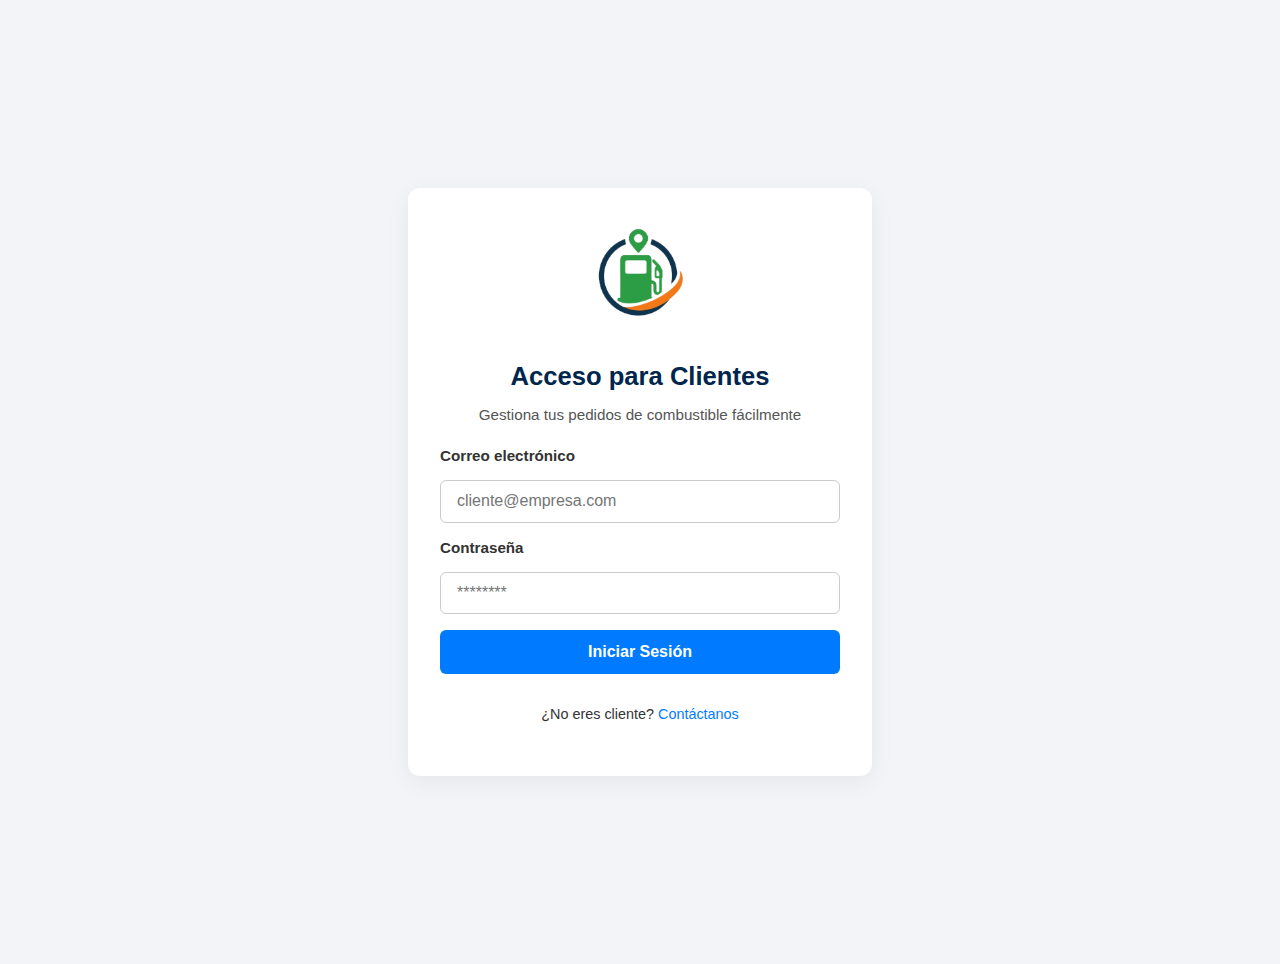
<file: login/login-buyer.html>
<!-- login/login-buyer.html -->
<!DOCTYPE html>
<html lang="es">
<head>
  <meta charset="UTF-8" />
  <meta name="viewport" content="width=device-width, initial-scale=1.0" />
  <title>Login Cliente | FuelTrack</title>
  <link rel="stylesheet" href="../assets/css/styles.css" />
  <link rel="stylesheet" href="../assets/css/pages/auth.css" />
</head>
<body class="auth-page">
  <section class="auth-container">
    <img src="../images/logo.png" alt="FuelTrack Logo" class="auth-logo" />
    <h2>Acceso para Clientes</h2>
    <p class="auth-subtitle">Gestiona tus pedidos de combustible fácilmente</p>
    <form class="auth-form">
      <label for="email">Correo electrónico</label>
      <input type="email" id="email" name="email" placeholder="cliente@empresa.com" required />

      <label for="password">Contraseña</label>
      <input type="password" id="password" name="password" placeholder="********" required />

      <button type="submit" class="submit-button">Iniciar Sesión</button>
      <p class="auth-note">¿No eres cliente? <a href="../register/register-buyer.html">Contáctanos</a></p>
    </form>
  </section>
</body>
</html>
</file>
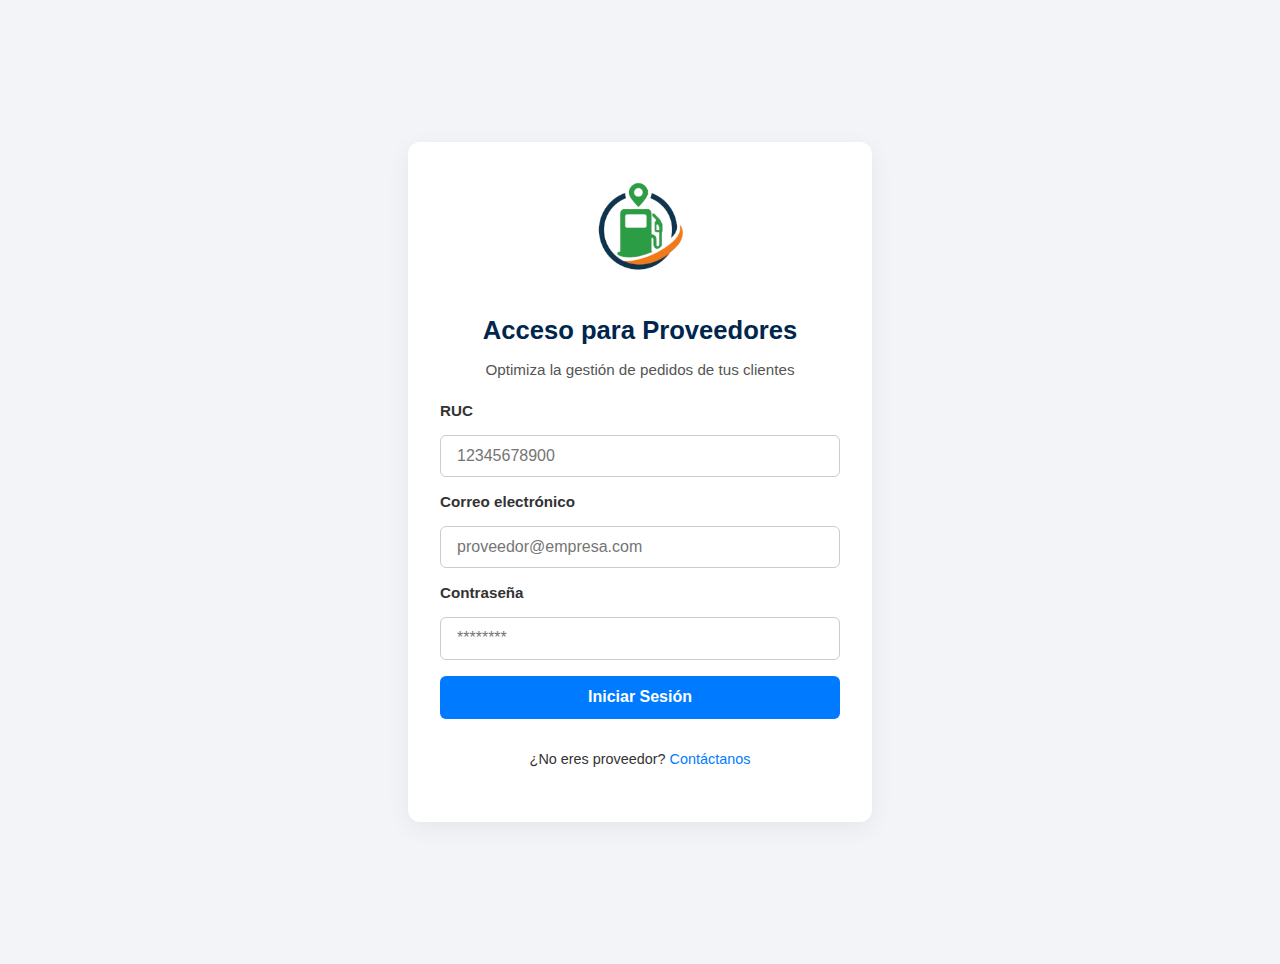
<file: login/login-provider.html>
<!-- login/login-provider.html -->
<!DOCTYPE html>
<html lang="es">
<head>
  <meta charset="UTF-8" />
  <meta name="viewport" content="width=device-width, initial-scale=1.0" />
  <title>Login Proveedor | FuelTrack</title>
  <link rel="stylesheet" href="../assets/css/styles.css" />
  <link rel="stylesheet" href="../assets/css/pages/auth.css" />
</head>
<body class="auth-page">
  <section class="auth-container">
    <img src="../images/logo.png" alt="FuelTrack Logo" class="auth-logo" />
    <h2>Acceso para Proveedores</h2>
    <p class="auth-subtitle">Optimiza la gestión de pedidos de tus clientes</p>
    <form class="auth-form">
      <label for="ruc">RUC</label>
      <input type="text" id="ruc" name="ruc" placeholder="12345678900" required />

      <label for="email">Correo electrónico</label>
      <input type="email" id="email" name="email" placeholder="proveedor@empresa.com" required />

      <label for="password">Contraseña</label>
      <input type="password" id="password" name="password" placeholder="********" required />

      <button type="submit" class="submit-button">Iniciar Sesión</button>
      <p class="auth-note">¿No eres proveedor? <a href="../register/register-provider.html">Contáctanos</a></p>
    </form>
  </section>
</body>
</html>
</file>
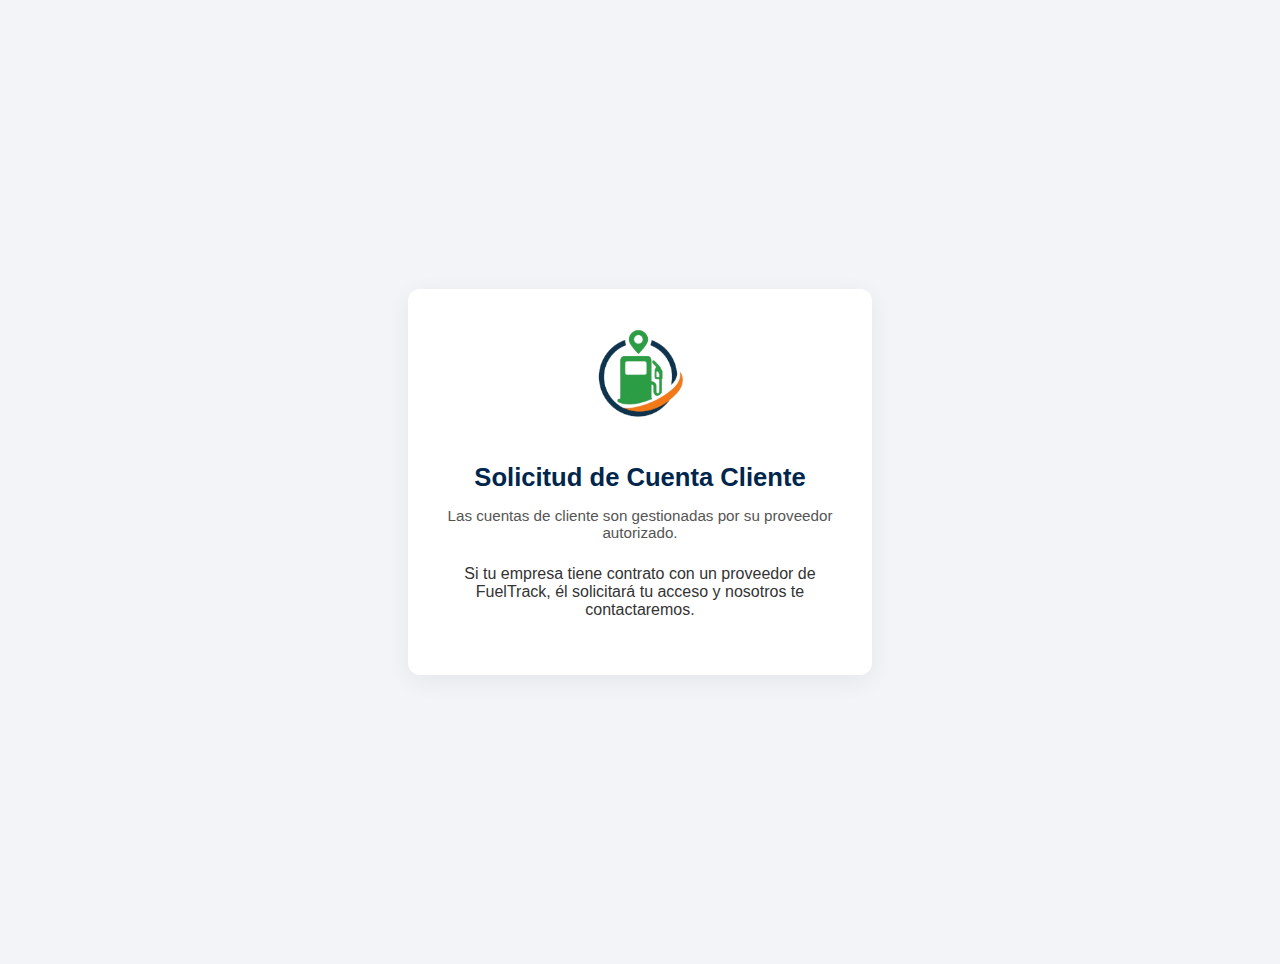
<file: register/register-buyer.html>
<!-- register/register-buyer.html -->
<!DOCTYPE html>
<html lang="es">
<head>
  <meta charset="UTF-8" />
  <meta name="viewport" content="width=device-width, initial-scale=1.0" />
  <title>Registro Cliente | FuelTrack</title>
  <link rel="stylesheet" href="../assets/css/styles.css" />
  <link rel="stylesheet" href="../assets/css/pages/auth.css" />
</head>
<body class="auth-page">
  <section class="auth-container">
    <img src="../images/logo.png" alt="FuelTrack Logo" class="auth-logo" />
    <h2>Solicitud de Cuenta Cliente</h2>
    <p class="auth-subtitle">Las cuentas de cliente son gestionadas por su proveedor autorizado.</p>
    <div class="auth-message">
      <p>Si tu empresa tiene contrato con un proveedor de FuelTrack, él solicitará tu acceso y nosotros te contactaremos.</p>
    </div>
  </section>
</body>
</html>
</file>
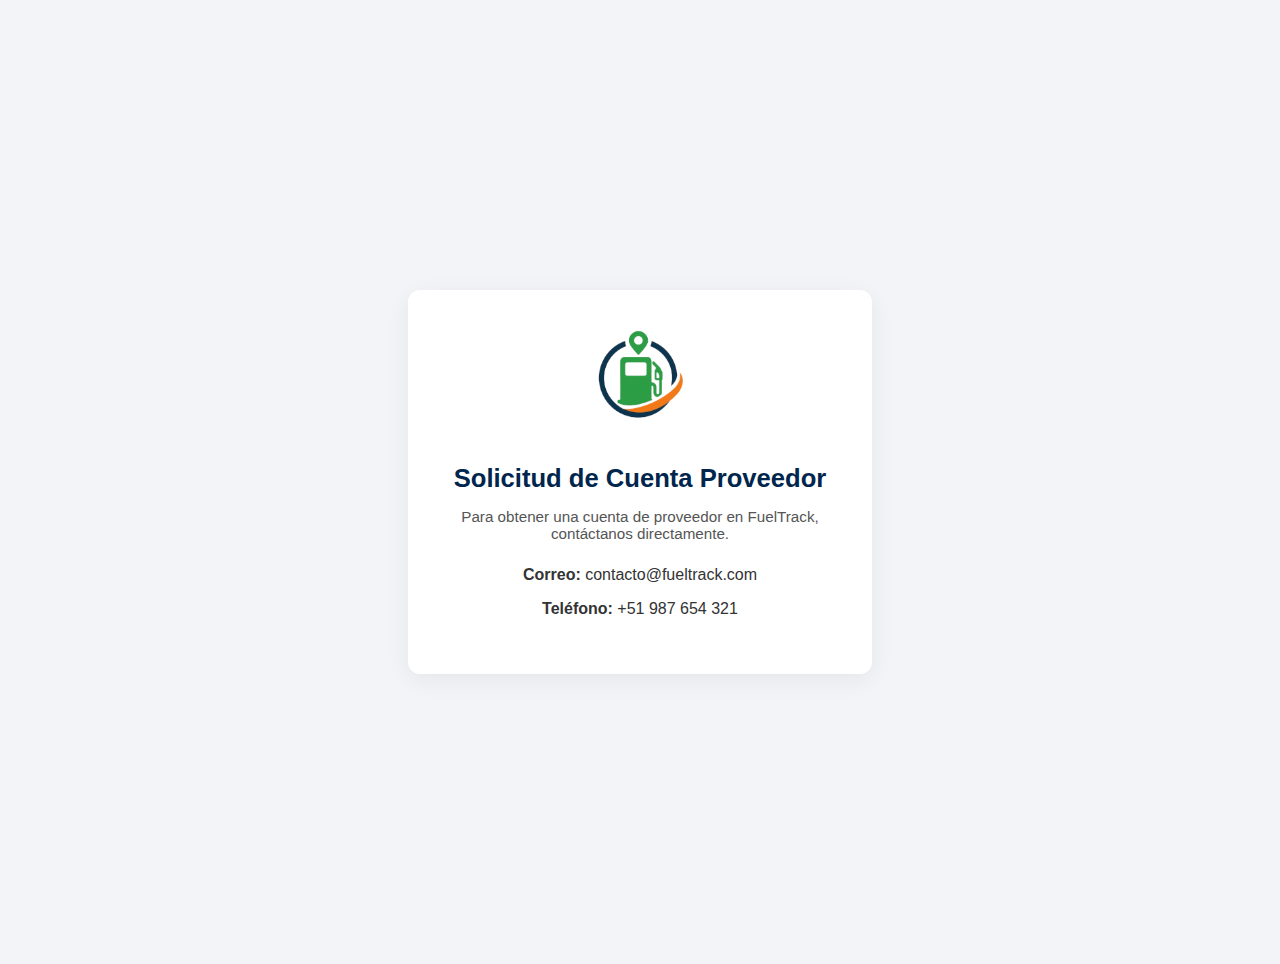
<file: register/register-provider.html>
<!-- register/register-provider.html -->
<!DOCTYPE html>
<html lang="es">
<head>
  <meta charset="UTF-8" />
  <meta name="viewport" content="width=device-width, initial-scale=1.0" />
  <title>Registro Proveedor | FuelTrack</title>
  <link rel="stylesheet" href="../assets/css/styles.css" />
  <link rel="stylesheet" href="../assets/css/pages/auth.css" />
</head>
<body class="auth-page">
  <section class="auth-container">
    <img src="../images/logo.png" alt="FuelTrack Logo" class="auth-logo" />
    <h2>Solicitud de Cuenta Proveedor</h2>
    <p class="auth-subtitle">Para obtener una cuenta de proveedor en FuelTrack, contáctanos directamente.</p>
    <div class="auth-message">
      <p><strong>Correo:</strong> contacto@fueltrack.com</p>
      <p><strong>Teléfono:</strong> +51 987 654 321</p>
    </div>
  </section>
</body>
</html>
</file>
<file: assets/css/styles.css>
html {
    scroll-behavior: smooth;
  }
  
/* --- Estilos generales --- */
body {
    margin: 0;
    font-family: 'Segoe UI', Tahoma, Geneva, Verdana, sans-serif;
    background-color: #f5f5f5;
    color: #333;
  }
  
  /* --- Toolbar (Navbar) fondo blanco --- */
 /* === NAVBAR ESTILO MODERNO === */
.navbar {
  position: sticky;
  top: 0;
  z-index: 999;
  display: flex;
  justify-content: space-between;
  align-items: center;
  padding: 0.8rem 2rem;
  background: rgba(255, 255, 255, 0.2);
  backdrop-filter: blur(10px);
  -webkit-backdrop-filter: blur(10px);
  border-bottom: 1px solid rgba(255, 255, 255, 0.1);
  transition: all 0.3s ease;
}

.navbar-scrolled {
  box-shadow: 0 6px 16px rgba(0, 0, 0, 0.1);
}

/* === Logo animado === */
.logo-container {
  display: flex;
  align-items: center;
  gap: 10px;
  cursor: pointer;
  transition: transform 0.4s ease;
}
.logo-container:hover {
  transform: scale(1.05) rotate(-2deg);
}
.logo {
  width: 40px;
  height: 40px;
}

/* === Links === */
.navbar-links {
  display: flex;
  gap: 1.5rem;
}

.navbar-link {
  position: relative;
  font-weight: 600;
  color: #004080;
  text-decoration: none;
  padding: 0.3rem;
  transition: color 0.3s ease;
}

.navbar-link:hover,
.navbar-link.active {
  color: #007bff;
}

/* === Indicador animado debajo del link activo === */
.navbar-link::after {
  content: "";
  position: absolute;
  left: 0;
  bottom: -4px;
  width: 0%;
  height: 2px;
  background-color: #007bff;
  transition: width 0.4s ease;
}
.navbar-link:hover::after,
.navbar-link.active::after {
  width: 100%;
}
/* === Idioma === */
.language-selector {
  display: flex;
  gap: 0.4rem;
  margin-left: 1rem;
}

.lang-btn {
  background: rgba(255, 255, 255, 0.2);
  color: #004080;
  border: 1px solid rgba(0, 123, 255, 0.4);
  padding: 0.3rem 0.8rem;
  border-radius: 6px;
  font-weight: 600;
  font-size: 0.85rem;
  backdrop-filter: blur(6px);
  transition: all 0.3s ease;
  cursor: pointer;
}

.lang-btn:hover {
  background-color: #007bff;
  color: #fff;
  border-color: #007bff;
}
.lang-btn.active {
  background-color: #007bff;
  color: white;
  border-color: #007bff;
}


/* 🎨 HERO SECTION */
/* HERO */
.hero {
  position: relative;
  height: 100vh;
  display: flex;
  align-items: center;
  justify-content: center;
  text-align: center;
  overflow: hidden;
  color: #fff;
  z-index: 1;
}

/* Fondo con efecto parallax */
.hero-bg {
  position: absolute;
  top: 0;
  left: 0;
  width: 120%;
  height: 120%;
  background: url('../../images/hero-decor.png') no-repeat center center;
  background-size: cover;
  z-index: -2;
  will-change: transform;
}

/* Capa oscura sobre el fondo */
.hero-overlay {
  position: absolute;
  top: 0;
  left: 0;
  width: 100%;
  height: 100%;
  background-color: rgba(0, 0, 0, 0.5); /* Ajusta opacidad aquí */
  z-index: -1;
}

/* Contenido del Hero */
.hero-content {
  position: relative;
  z-index: 1;
  max-width: 800px;
  padding: 2rem;
}

.hero-content h1 {
  font-size: 3rem;
  margin-bottom: 1rem;
}

.hero-content p {
  font-size: 1.2rem;
  margin-bottom: 2rem;
}

.cta-button {
  padding: 0.75rem 1.5rem;
  font-size: 1rem;
  border-radius: 5px;
  background-color: #ffcc00;
  color: #004080;
  text-decoration: none;
  font-weight: bold;
  transition: transform 0.3s ease, background-color 0.3s ease;
}

.cta-button:hover {
  transform: scale(1.05);
  background-color: #e6b800;
}



/* Overlay oscuro para contraste */
.hero-overlay {
  position: absolute;
  inset: 0;
  background: rgba(0, 0, 0, 0.55); /* ajuste aquí si quieres más claro u oscuro */
  z-index: 0;
}

/* Contenido encima del overlay */
.hero-content {
  position: relative;
  z-index: 1;
  max-width: 800px;
  padding: 0 2rem;
}

.hero h1 {
  font-size: 3rem;
  margin-bottom: 1rem;
}

.hero p {
  font-size: 1.2rem;
  margin-bottom: 2rem;
}

.cta-button {
  position: relative;
  display: inline-block;
  background: linear-gradient(135deg, #3AAA35, #2c9c2c);
  color: white;
  padding: 14px 28px;
  border-radius: 8px;
  font-weight: 600;
  font-size: 1rem;
  letter-spacing: 0.5px;
  text-decoration: none;
  border: none;
  cursor: pointer;
  transition: all 0.3s ease;
  box-shadow: 0 8px 16px rgba(58, 170, 53, 0.3);
  overflow: hidden;
  z-index: 1;
}

/* efecto pulsado */
.cta-button:hover {
  transform: scale(1.05);
  box-shadow: 0 10px 20px rgba(58, 170, 53, 0.4);
}

/* efecto luz cruzando */
.cta-button::before {
  content: '';
  position: absolute;
  top: 0;
  left: -75%;
  width: 50%;
  height: 100%;
  background: linear-gradient(
    120deg,
    rgba(255, 255, 255, 0.3),
    rgba(255, 255, 255, 0)
  );
  transform: skewX(-25deg);
  transition: left 0.6s ease;
  z-index: 0;
}

.cta-button:hover::before {
  left: 125%;
}

/* --- Features --- */
/* === Curvas decorativas SVG === */
.wave-top,
.wave-bottom {
  position: relative;
  width: 100%;
  overflow: hidden;
  line-height: 0;
  z-index: 0;
}

.wave-top svg {
  display: block;
  position: relative;
  top: -1px;
}

.wave-bottom svg {
  display: block;
  position: relative;
  bottom: -1px;
}

/* Asegurar capa inferior */
.wave-top svg path,
.wave-bottom svg path {
  transition: all 0.3s ease-in-out;
}
/* === FEATURES Sección === */
.features {
  padding: 5rem 2rem;
  background: linear-gradient(to bottom right, #eaf3fb, #ffffff);
  text-align: center;
  position: relative;
  overflow: hidden;
}

.features::before {
  content: "";
  position: absolute;
  top: -150px;
  left: -150px;
  width: 250%;
  height: 400px;
  background: radial-gradient(circle, rgba(0, 128, 255, 0.05), transparent 70%);
  z-index: 0;
}

.features h2 {
  font-size: 2.5rem;
  color: #003366;
  margin-bottom: 2.5rem;
  position: relative;
  z-index: 1;
}

/* === Botones tabs === */
/* Contenedor central */
.toggle-switch {
  position: relative;
  display: flex;
  justify-content: space-between;
  align-items: center;
  background: linear-gradient(to right, #e0eafc, #cfdef3);
  border-radius: 50px;
  padding: 6px;
  width: 320px;
  margin: 0 auto 2rem;
  box-shadow: 0 6px 12px rgba(0,0,0,0.05);
  overflow: hidden;
}

/* Botones */
.toggle-btn {
  flex: 1;
  z-index: 1;
  border: none;
  background: none;
  padding: 12px 20px;
  font-size: 0.95rem;
  font-weight: 600;
  border-radius: 50px;
  color: #004080;
  cursor: pointer;
  transition: all 0.3s ease;
}

.toggle-btn.active {
  color: #fff;
}

/* Indicador deslizante */
.toggle-indicator {
  position: absolute;
  top: 4px;
  bottom: 4px;
  left: 4px;
  width: 50%;
  background: linear-gradient(to right, #007bff, #00c6ff);
  border-radius: 50px;
  transition: all 0.3s ease;
  z-index: 0;
  box-shadow: 0 2px 8px rgba(0,123,255,0.4);
}
/* === Cards Grid === */
.features-grid {
  display: grid;
  grid-template-columns: repeat(auto-fit, minmax(230px, 1fr));
  gap: 2rem;
  max-width: 1200px;
  margin: 0 auto;
  position: relative;
  z-index: 1;
}

/* === Feature Card === */
.feature-card {
  background: #ffffff;
  border-radius: 18px;
  padding: 2rem;
  box-shadow: 0 10px 25px rgba(0, 0, 0, 0.05);
  transition: transform 0.3s ease, box-shadow 0.3s ease;
  min-height: 360px;
  display: flex;
  flex-direction: column;
  justify-content: space-between;
  position: relative;
}

.feature-card:hover {
  transform: translateY(-8px);
  box-shadow: 0 14px 28px rgba(0, 0, 0, 0.1);
}

.feature-card img {
  width: 100%;
  max-width: 130px;
  height: 130px;
  object-fit: contain;
  margin: 0 auto 1rem;
}

.feature-card h4 {
  color: #004080;
  font-size: 1.2rem;
  margin-bottom: 0.5rem;
}

.feature-card p {
  font-size: 0.95rem;
  color: #444;
  line-height: 1.5;
}

/* === Badges === */
.badge {
  position: absolute;
  top: -10px;
  right: -10px;
  background: #007bff;
  color: white;
  font-size: 0.7rem;
  padding: 0.3rem 0.8rem;
  border-radius: 30px;
  font-weight: bold;
  animation: pulse 1.5s ease-in-out infinite;
  box-shadow: 0 2px 6px rgba(0, 0, 0, 0.15);
}

.feature-card.new .badge {
  background: #28a745;
}

.feature-card.popular .badge {
  background: #ff9800;
}

@keyframes pulse {
  0% { transform: scale(1); opacity: 1; }
  50% { transform: scale(1.1); opacity: 0.85; }
  100% { transform: scale(1); opacity: 1; }
}

/* === Mostrar y ocultar secciones === */
.features-group {
  display: none;
  animation: fadeIn 0.5s ease-in-out;
}

.features-group.show {
  display: block;
}

@keyframes fadeIn {
  from {
    opacity: 0;
    transform: translateY(20px);
  }
  to {
    opacity: 1;
    transform: translateY(0);
  }
}
.feature-card:hover {
  box-shadow: 0 14px 28px rgba(0, 0, 0, 0.15), 0 0 15px rgba(0, 123, 255, 0.3);
  transform: translateY(-8px) scale(1.02);
  transition: all 0.4s ease;
}
.badge::after {
  content: "✨";
  position: absolute;
  top: -10px;
  right: -8px;
  animation: sparkleFloat 2s infinite ease-in-out;
  font-size: 0.85rem;
}

@keyframes sparkleFloat {
  0%   { transform: translateY(0); opacity: 0; }
  50%  { transform: translateY(-5px) scale(1.2); opacity: 1; }
  100% { transform: translateY(-10px); opacity: 0; }
}

/* === Sección de Bienvenida con fondo y overlay === */
.welcome-section {
  position: relative;
  height: 100vh;
  background: url('../../images/welcome-bg.png') no-repeat center center;
  background-size: cover;
  background-attachment: fixed;
  display: flex;
  align-items: center;
  justify-content: center;
  text-align: center;
  overflow: hidden;
  color: #fff;
}

/* Overlay oscuro sin efectos extra */
.welcome-section::before {
  content: "";
  position: absolute;
  inset: 0;
  background: rgba(0, 0, 0, 0.5); /* solo oscurece */
  z-index: 0;
}

.welcome-content {
  position: relative;
  z-index: 1;
  max-width: 750px;
  padding: 2rem;
  animation: fadeInUp 1.2s ease;
}

.welcome-content h2 {
  font-size: 3rem;
  margin-bottom: 1rem;
}

.welcome-content p {
  font-size: 1.2rem;
  margin-bottom: 2rem;
}

/* Botón moderno */
.welcome-content .cta-button {
  background-color: #28a745;
  color: #fff;
  padding: 0.8rem 2rem;
  border-radius: 8px;
  font-weight: bold;
  text-decoration: none;
  transition: all 0.3s ease;
  box-shadow: 0 8px 24px rgba(0, 0, 0, 0.2);
}

.welcome-content .cta-button:hover {
  background-color: #218838;
  transform: scale(1.05);
}

@keyframes fadeInUp {
  from {
    opacity: 0;
    transform: translateY(40px);
  }
  to {
    opacity: 1;
    transform: translateY(0);
  }
}


/* === Testimonios === */
.testimonials-mosaic {
  padding: 5rem 2rem;
  background: linear-gradient(to bottom right, #f7f9fc, #eef2f7);
  text-align: center;
}

.testimonials-mosaic h2 {
  font-size: 2.4rem;
  margin-bottom: 3rem;
  color: #003366;
}

.testimonial-grid {
  display: grid;
  grid-template-columns: repeat(auto-fit, minmax(250px, 1fr));
  gap: 2rem;
  max-width: 1200px;
  margin: 0 auto;
}

.testimonial-box {
  background-color: #ffffff;
  padding: 2rem;
  border-radius: 16px;
  box-shadow: 0 10px 20px rgba(0, 0, 0, 0.05);
  transition: transform 0.3s ease, box-shadow 0.3s ease;
  text-align: left;
  position: relative;
}

.testimonial-box:hover {
  transform: translateY(-6px);
  box-shadow: 0 16px 32px rgba(0, 0, 0, 0.08);
}

.testimonial-box img {
  width: 60px;
  height: 60px;
  border-radius: 50%;
  object-fit: cover;
  margin-bottom: 1rem;
}

.testimonial-info h3 {
  margin: 0.2rem 0;
  font-size: 1.1rem;
  color: #004080;
}

.testimonial-info p {
  font-size: 0.9rem;
  color: #555;
}

.testimonial-info blockquote {
  margin-top: 1rem;
  font-style: italic;
  color: #333;
  line-height: 1.6;
  font-size: 0.95rem;
}

/* Estilo para destacar un bloque más grande */
.testimonial-box.large {
  grid-column: span 2;
}

@media (max-width: 768px) {
  .testimonial-box.large {
    grid-column: span 1;
  }
}


/* --- Precios --- */
/* === Sección Precios === */
.pricing-section {
  padding: 5rem 2rem;
  background: linear-gradient(to bottom, #f9fbff, #e6f2ff);
  text-align: center;
}

.pricing-section h2 {
  font-size: 2.5rem;
  color: #004080;
  margin-bottom: 1rem;
}

.pricing-subtext {
  font-size: 1.1rem;
  color: #666;
  margin-bottom: 3rem;
}

/* Cards */
.pricing-cards {
  display: grid;
  grid-template-columns: repeat(auto-fit, minmax(260px, 1fr));
  gap: 2rem;
  max-width: 1100px;
  margin: 0 auto;
}

.pricing-card {
  background-color: #fff;
  padding: 2rem;
  border-radius: 16px;
  box-shadow: 0 10px 24px rgba(0, 0, 0, 0.06);
  position: relative;
  transition: transform 0.3s ease, box-shadow 0.3s ease;
}

.pricing-card:hover {
  transform: translateY(-8px);
  box-shadow: 0 12px 32px rgba(0, 0, 0, 0.1);
}

.pricing-card h3 {
  font-size: 1.4rem;
  color: #004080;
  margin-bottom: 0.5rem;
}

.price {
  font-size: 2rem;
  font-weight: bold;
  color: #007bff;
  margin: 1rem 0;
}

.price span {
  font-size: 1rem;
  color: #555;
}



/* Botón */
.cta-button {
  display: inline-block;
  padding: 0.75rem 2rem;
  background-color: #004080;
  color: #fff;
  text-decoration: none;
  font-weight: bold;
  border-radius: 50px;
  transition: all 0.3s ease-in-out;
}

.cta-button:hover {
  background-color: #002f5f;
  transform: scale(1.05);
}

/* Plan popular */
.pricing-card.popular {
  border: 2px solid #ffc107;
  z-index: 1;
  transform: scale(1.03);
}

.pricing-card.popular::before {
  content: "";
  position: absolute;
  inset: 0;
  background: linear-gradient(135deg, rgba(255, 204, 0, 0.1), transparent);
  z-index: -1;
  border-radius: 16px;
  animation: pulseGlow 4s infinite ease-in-out;
}

@keyframes pulseGlow {
  0% { opacity: 0.3; }
  50% { opacity: 0.6; }
  100% { opacity: 0.3; }
}

.badge {
  background-color: #ffc107;
  color: #004080;
  padding: 4px 12px;
  border-radius: 30px;
  font-size: 0.75rem;
  font-weight: bold;
  position: absolute;
  top: -12px;
  left: 50%;
  transform: translateX(-50%);
  box-shadow: 0 3px 6px rgba(0,0,0,0.1);
}

  
  
/* --- Contacto --- */
/* === Contact Section === */
.contact-section {
  background-color: #f9f9f9;
  padding: 5rem 2rem;
  text-align: center;
}

.contact-section h2 {
  font-size: 2.5rem;
  color: #004080;
  margin-bottom: 0.5rem;
}

.contact-subtext {
  font-size: 1.1rem;
  color: #666;
  margin-bottom: 3rem;
}

/* =================== CONTACT SECTION =================== */

.contact-section {
  padding: 80px 5%;
  background-color: #f5f9ff;
  font-family: 'Segoe UI', sans-serif;
}

.contact-container {
  display: flex;
  flex-wrap: wrap;
  gap: 40px;
  max-width: 1200px;
  margin: auto;
  align-items: flex-start;
}

.contact-info {
  flex: 1;
  min-width: 300px;
}

.contact-info h2 {
  font-size: 2rem;
  color: #1a1a1a;
  margin-bottom: 20px;
}

.contact-info p {
  font-size: 1rem;
  color: #555;
  margin-bottom: 20px;
}

.contact-details {
  list-style: none;
  padding: 0;
  margin-bottom: 20px;
}

.contact-details li {
  font-size: 1rem;
  color: #333;
  margin-bottom: 10px;
  display: flex;
  align-items: center;
}

.contact-details i {
  color: #007BFF;
  margin-right: 10px;
  font-size: 1.1rem;
}

.social-icons {
  display: flex;
  gap: 15px;
}

.social-icons a {
  display: inline-block;
  font-size: 1.3rem;
  color: #007BFF;
  transition: color 0.3s ease;
}

.social-icons a:hover {
  color: #004a99;
}

/* FORM */
.contact-form {
  flex: 1;
  min-width: 300px;
  background: #ffffff;
  padding: 30px;
  border-radius: 8px;
  box-shadow: 0 6px 18px rgba(0, 0, 0, 0.06);
}

.contact-form h3 {
  font-size: 1.5rem;
  margin-bottom: 20px;
  color: #333;
}

.contact-form .form-group {
  margin-bottom: 20px;
}

.contact-form label {
  display: block;
  margin-bottom: 6px;
  font-weight: 600;
  color: #444;
}

.contact-form input,
.contact-form textarea {
  width: 100%;
  padding: 12px 14px;
  border: 1px solid #ccc;
  border-radius: 5px;
  font-size: 0.95rem;
  background-color: #fefefe;
  transition: border 0.3s ease;
}

.contact-form input:focus,
.contact-form textarea:focus {
  border-color: #007BFF;
  outline: none;
}

.contact-form textarea {
  resize: vertical;
}

.submit-button {
  background-color: #007BFF;
  color: #fff;
  padding: 12px 24px;
  border: none;
  border-radius: 5px;
  cursor: pointer;
  font-weight: 600;
  font-size: 1rem;
  transition: background-color 0.3s ease;
}

.submit-button:hover {
  background-color: #0056b3;
}

/* Responsive ajustes */
@media (max-width: 768px) {
  .contact-container {
    flex-direction: column;
  }

  .contact-info,
  .contact-form {
    width: 100%;
  }

  .contact-form {
    padding: 20px;
  }
}



/* === Footer === */
.footer {
  background-color: #00264d;
  color: #ffffff;
  padding: 3rem 1rem;
  text-align: center;
}

.footer-content {
  max-width: 900px;
  margin: 0 auto;
}

.footer h4 {
  font-size: 1.8rem;
  color: #ffcc00;
  margin-bottom: 0.5rem;
}

.footer p {
  font-size: 1rem;
  margin-bottom: 1.5rem;
  line-height: 1.6;
}

.footer-social {
  display: flex;
  justify-content: center;
  gap: 1rem;
  margin-bottom: 1.5rem;
}

.footer-social a {
  color: #ffffff;
  font-size: 1.2rem;
  background-color: rgba(255, 255, 255, 0.1);
  padding: 10px;
  border-radius: 50%;
  transition: all 0.3s ease;
}

.footer-social a:hover {
  background-color: #ffcc00;
  color: #00264d;
  transform: scale(1.1);
}

.footer-copy {
  font-size: 0.9rem;
  color: #aaa;
}

  
.scroll-progress {
  position: fixed;
  top: 0;
  left: 0;
  height: 5px;
  background: #007bff;
  width: 0%;
  z-index: 9999;
  transition: width 0.25s ease-out;
}
.footer-links {
  display: flex;
  justify-content: center;
  flex-wrap: wrap;
  gap: 1rem;
  margin-bottom: 1.5rem;
}

.footer-links a {
  color: #ffffff;
  font-size: 0.95rem;
  text-decoration: none;
  transition: color 0.3s ease;
}

.footer-links a:hover {
  color: #ffcc00;
  text-decoration: underline;
}

/* Fondo de partículas */
#particles-bg {
  position: fixed;
  width: 100%;
  height: 100%;
  top: 0;
  left: 0;
  z-index: -1;
  pointer-events: none;
}

/* Botón Volver Arriba */
.scroll-top-btn {
  position: fixed;
  bottom: 20px;
  right: 20px;
  padding: 1rem;
  background-color: #007bff;
  color: white;
  border: none;
  border-radius: 50%;
  font-size: 1.5rem;
  cursor: pointer;
  transition: background-color 0.3s ease, transform 0.3s ease;
  display: none;  /* Empieza oculto */
  z-index: 1000;
}

.scroll-top-btn:hover {
  background-color: #0056b3;  /* Cambio de color al hacer hover */
  transform: scale(1.1);  /* Efecto de aumento al pasar el ratón */
}
.hero {
  position: relative;
  overflow: hidden;
}

@keyframes pulseGlow {
  0% { transform: scale(1); box-shadow: 0 0 0 rgba(255, 204, 0, 0.5); }
  50% { transform: scale(1.05); box-shadow: 0 0 15px rgba(255, 204, 0, 0.6); }
  100% { transform: scale(1); box-shadow: 0 0 0 rgba(255, 204, 0, 0.5); }
}

.hero .cta-button {
  animation: pulseGlow 2s infinite ease-in-out;
}
</file>
<file: assets/css/pages/auth.css>
/* Estilo general de fondo */
.auth-page {
  background-color: #f2f4f8;
  min-height: 100vh;
  display: flex;
  align-items: center;
  justify-content: center;
  padding: 2rem;
  font-family: 'Segoe UI', sans-serif;
}

/* Contenedor del formulario */
.auth-container {
  background-color: #ffffff;
  border-radius: 12px;
  box-shadow: 0 6px 25px rgba(0, 0, 0, 0.06);
  padding: 2.5rem 2rem;
  width: 100%;
  max-width: 400px;
  text-align: center;
}

/* Logo centrado */
.auth-logo {
  width: 90px;
  margin-bottom: 1rem;
}

/* Subtítulo */
.auth-subtitle {
  font-size: 0.95rem;
  color: #555;
  margin-bottom: 1.5rem;
}

/* Título */
.auth-container h2 {
  font-size: 1.6rem;
  color: #00264d;
  margin-bottom: 0.3rem;
}

/* Formulario */
.auth-form {
  display: flex;
  flex-direction: column;
  gap: 1rem;
  margin-top: 1.2rem;
}

.auth-form label {
  text-align: left;
  font-weight: 600;
  color: #333;
  font-size: 0.95rem;
}

.auth-form input {
  padding: 0.7rem 1rem;
  font-size: 1rem;
  border: 1px solid #ccc;
  border-radius: 6px;
  transition: border 0.3s ease;
}

.auth-form input:focus {
  border-color: #007bff;
  outline: none;
}

/* Botón de enviar */
.submit-button {
  background-color: #007bff;
  color: #fff;
  padding: 0.8rem;
  font-size: 1rem;
  border: none;
  border-radius: 6px;
  cursor: pointer;
  font-weight: bold;
  transition: background-color 0.3s ease;
}

.submit-button:hover {
  background-color: #0056b3;
}

/* Nota debajo del botón */
.auth-note {
  font-size: 0.9rem;
  margin-top: 1rem;
}

.auth-note a {
  color: #007bff;
  text-decoration: none;
  font-weight: 500;
}

.auth-note a:hover {
  text-decoration: underline;
}
</file>
